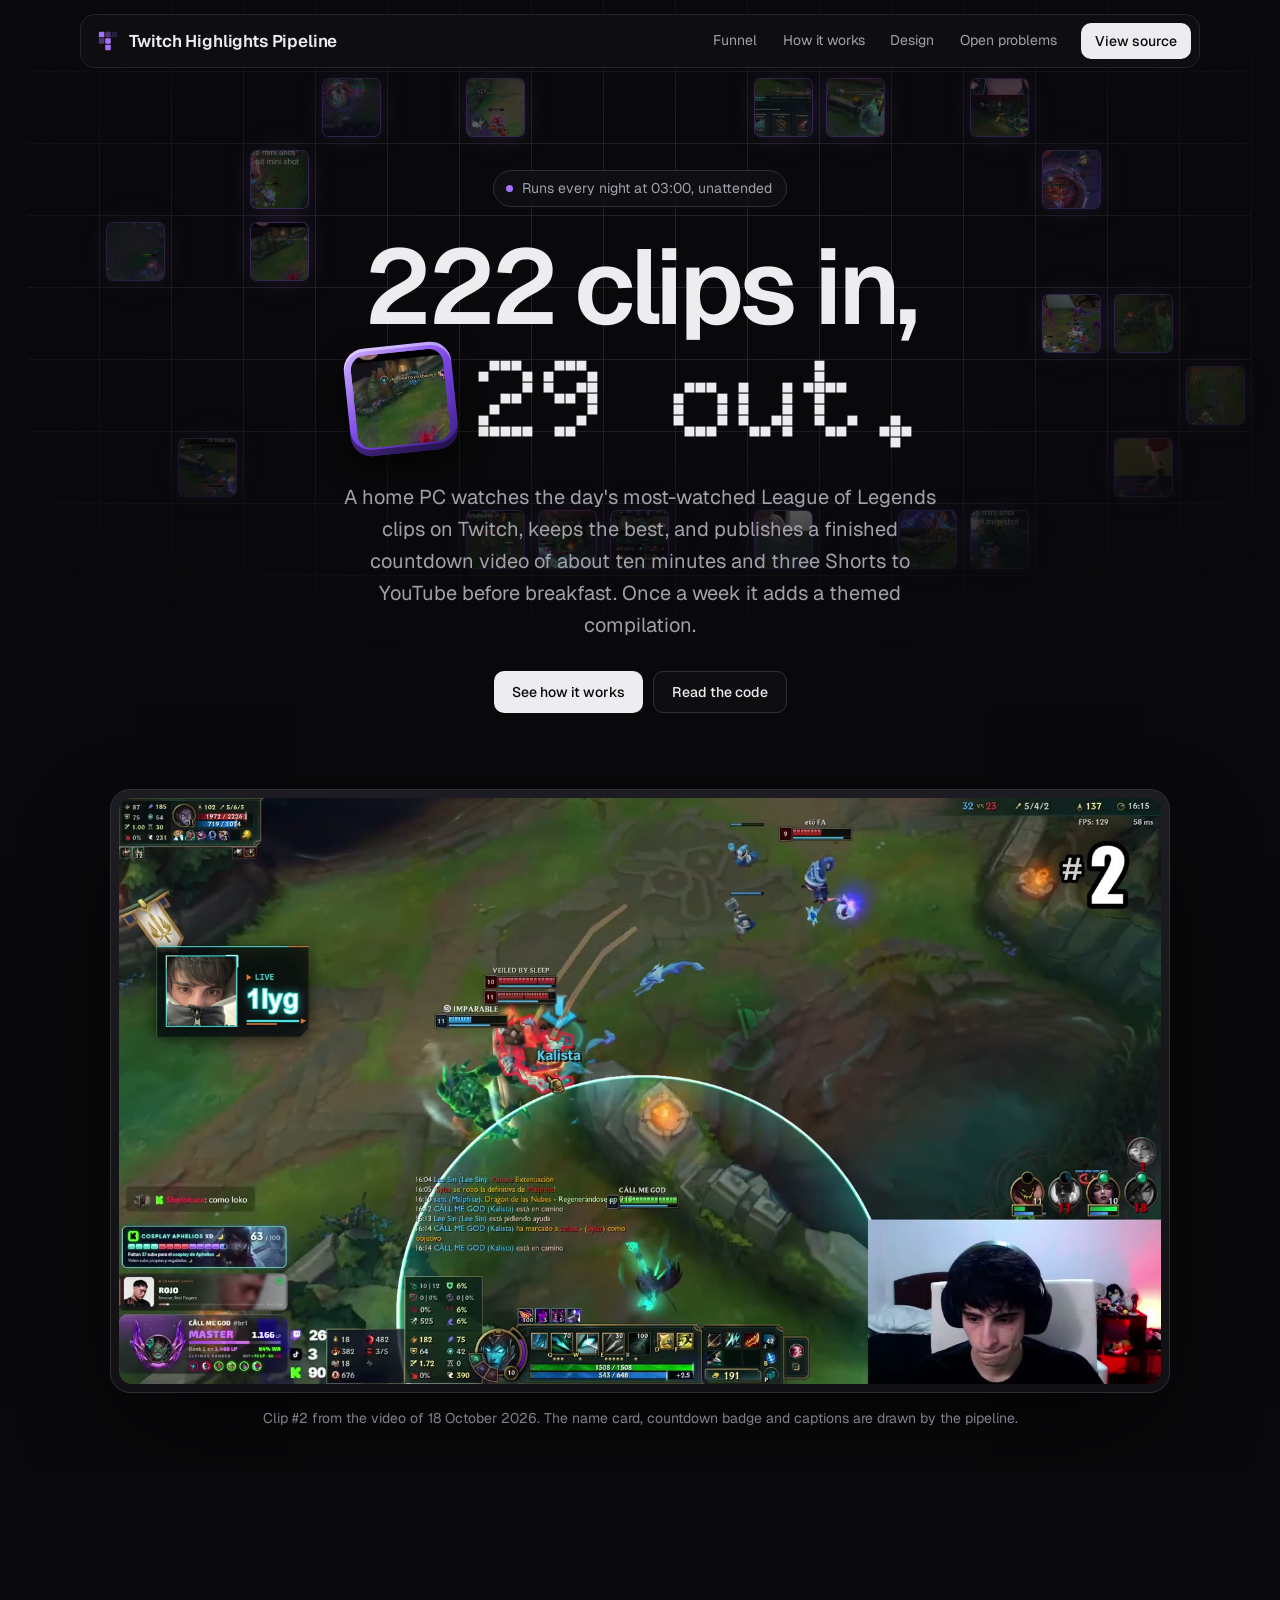
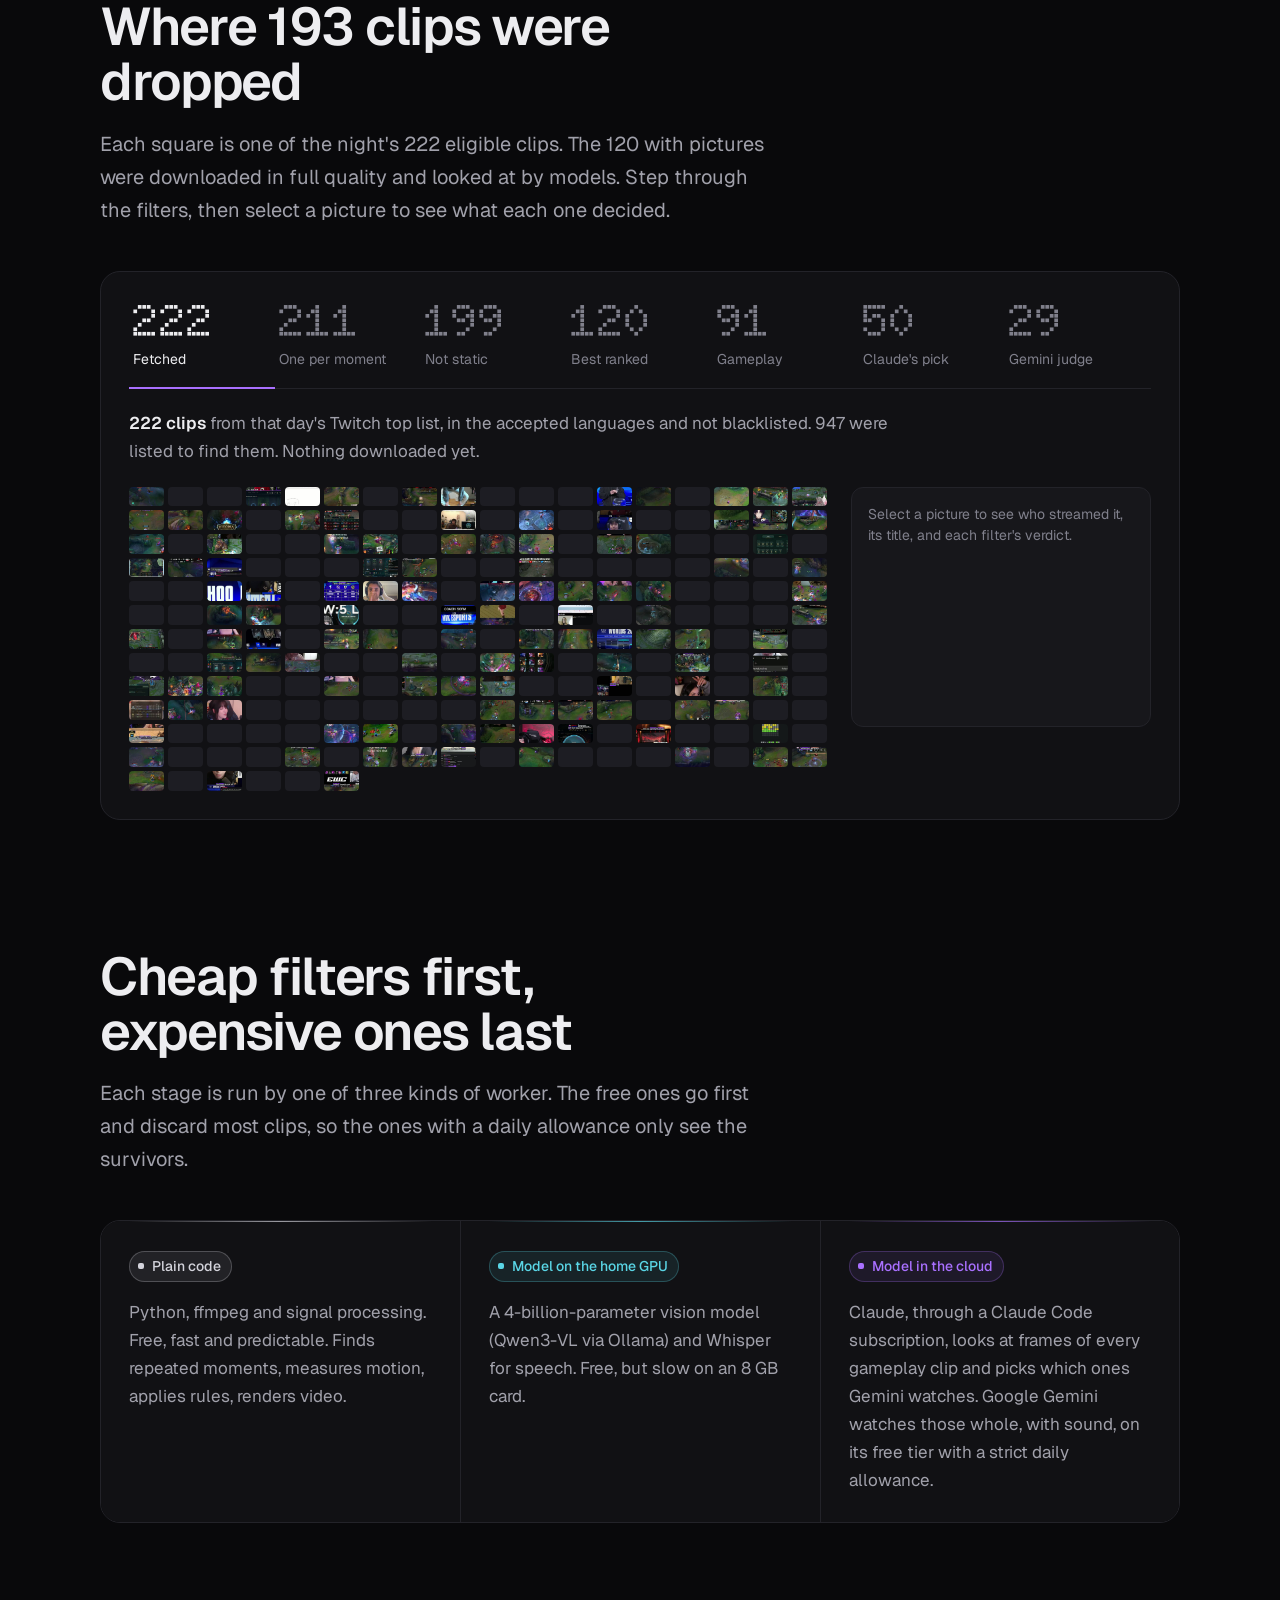
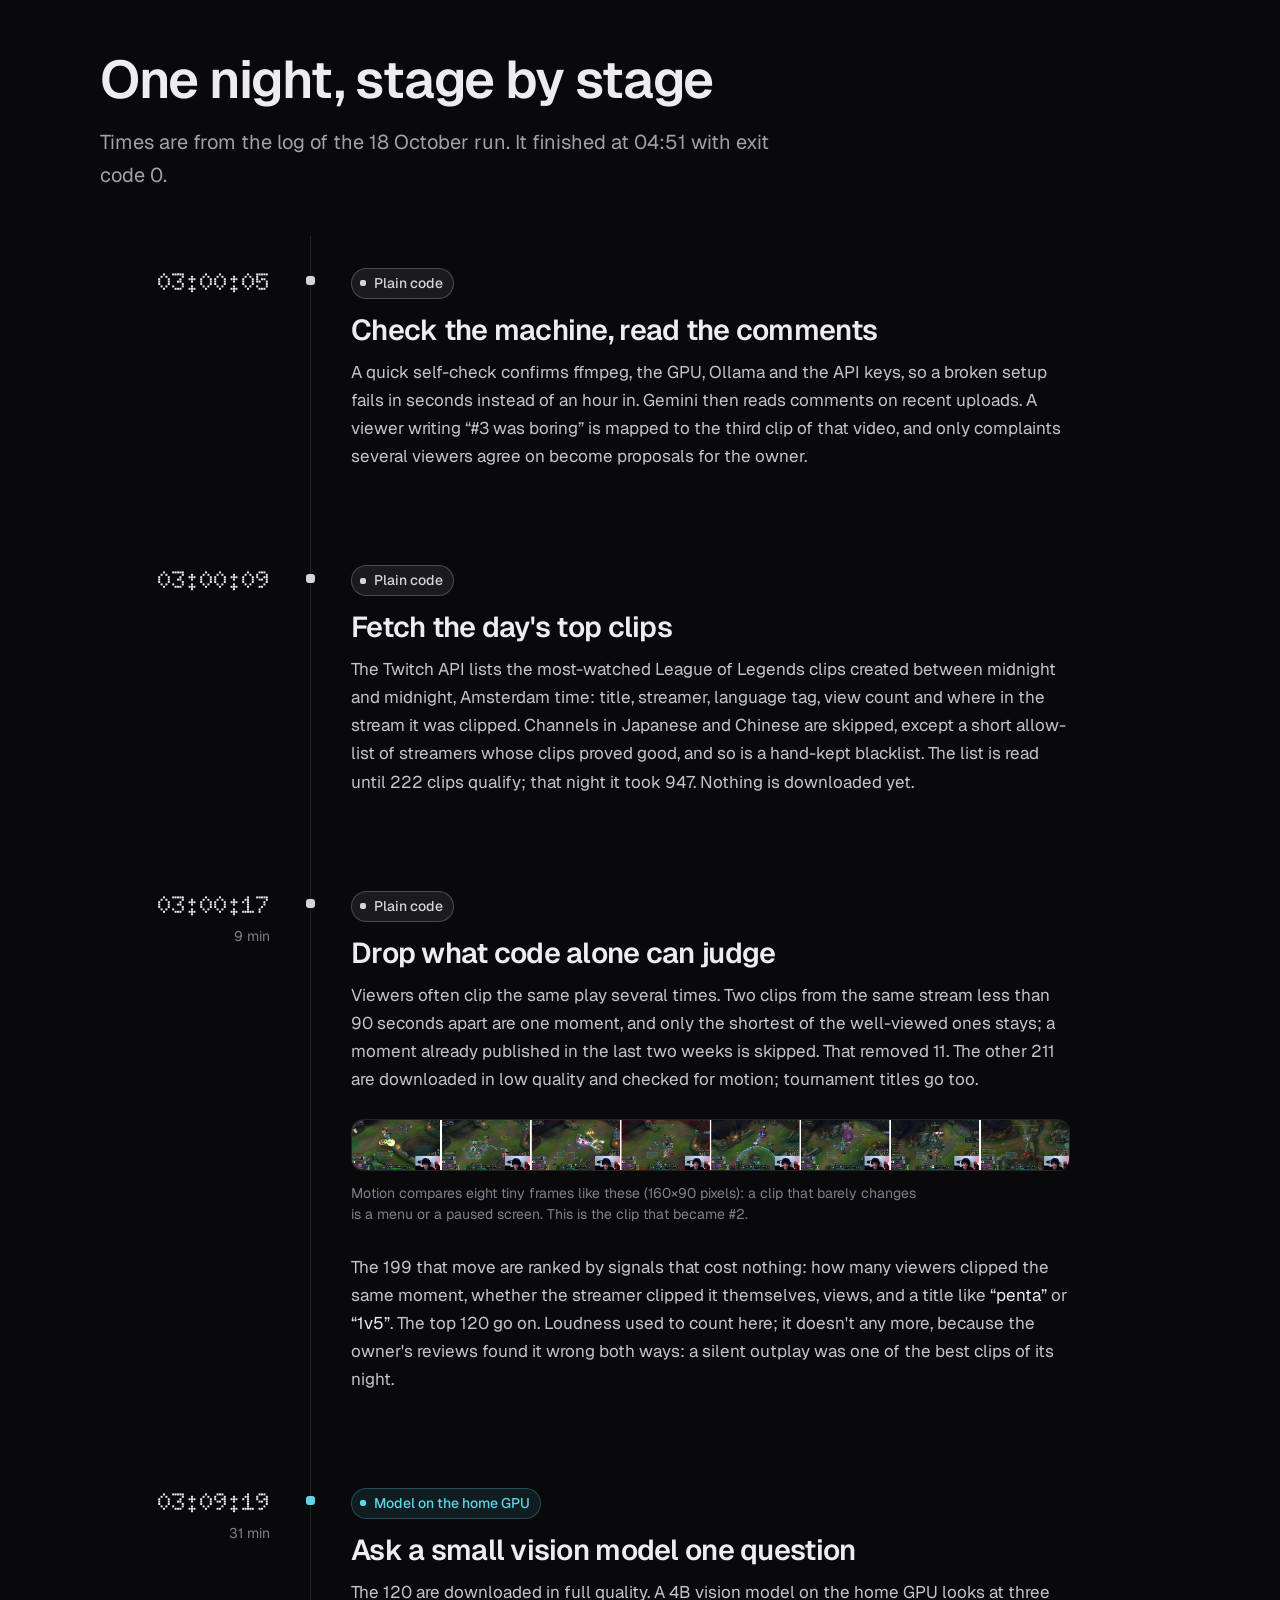
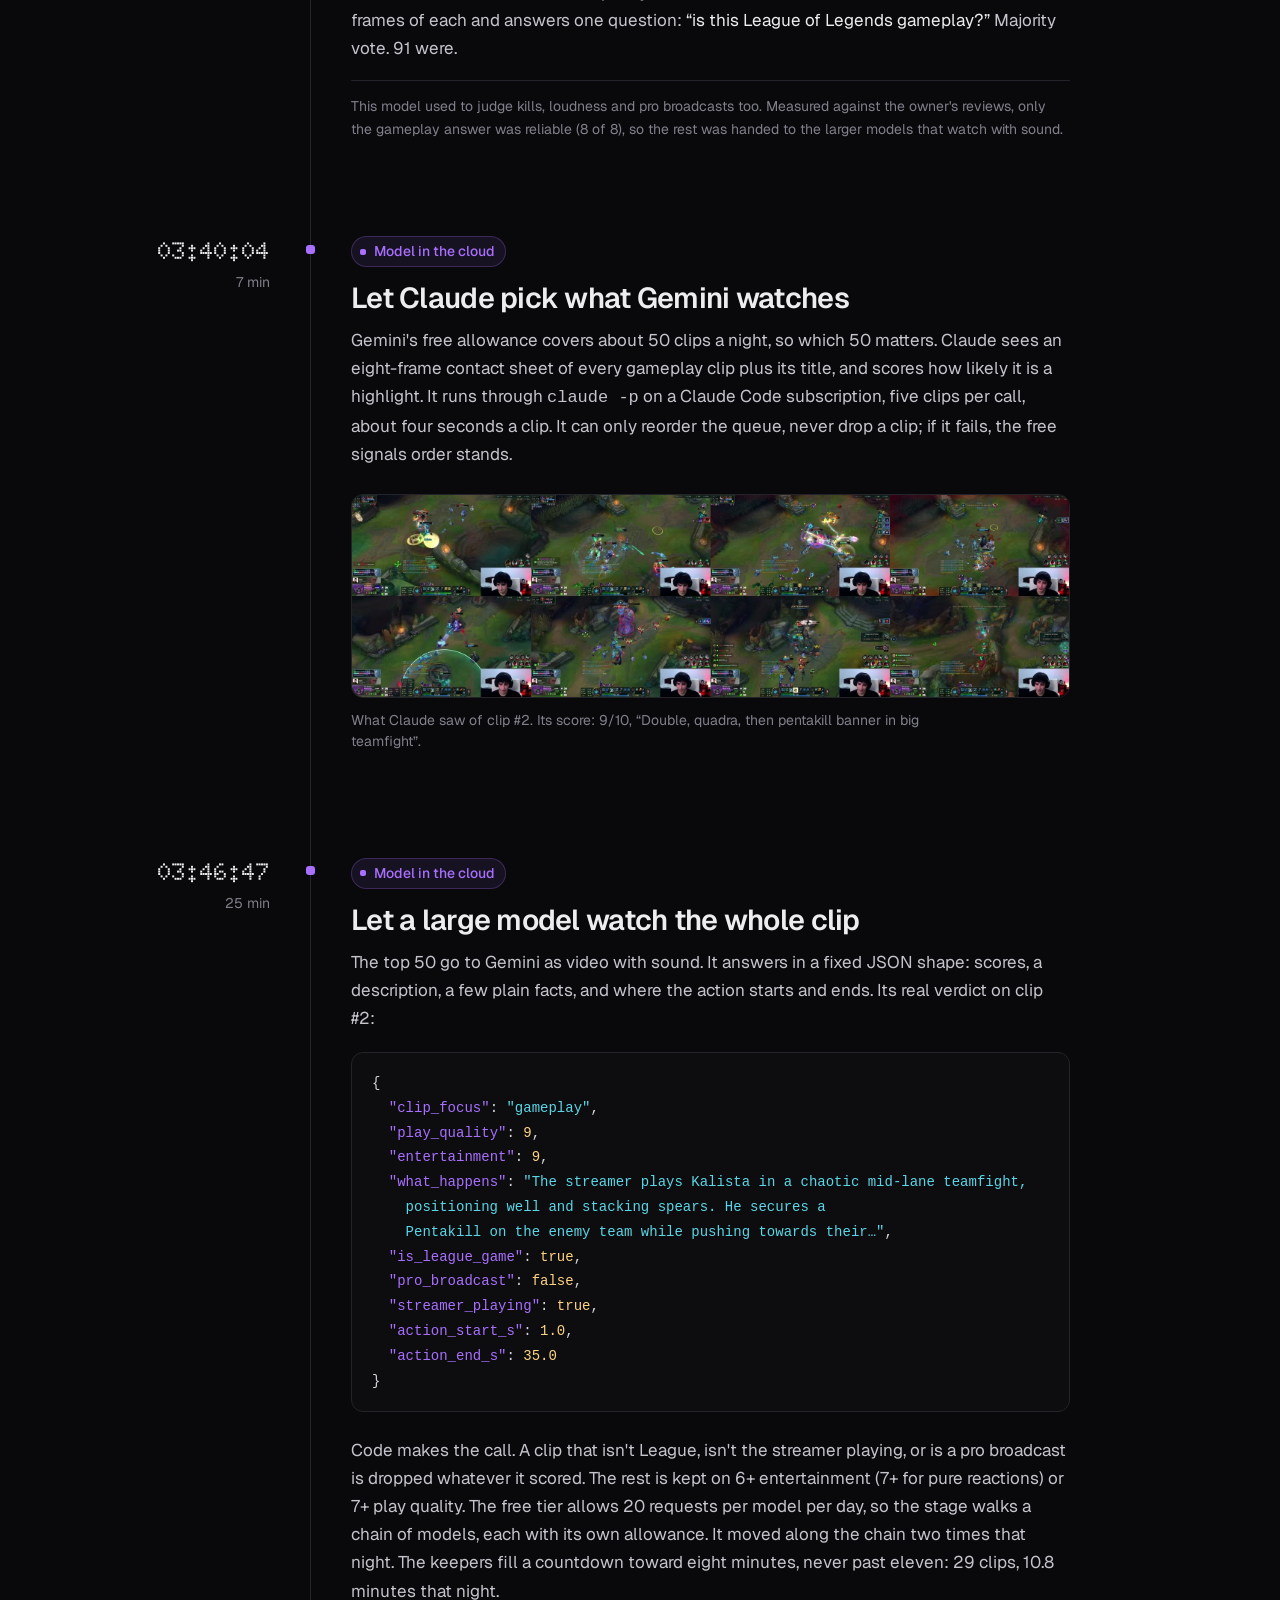
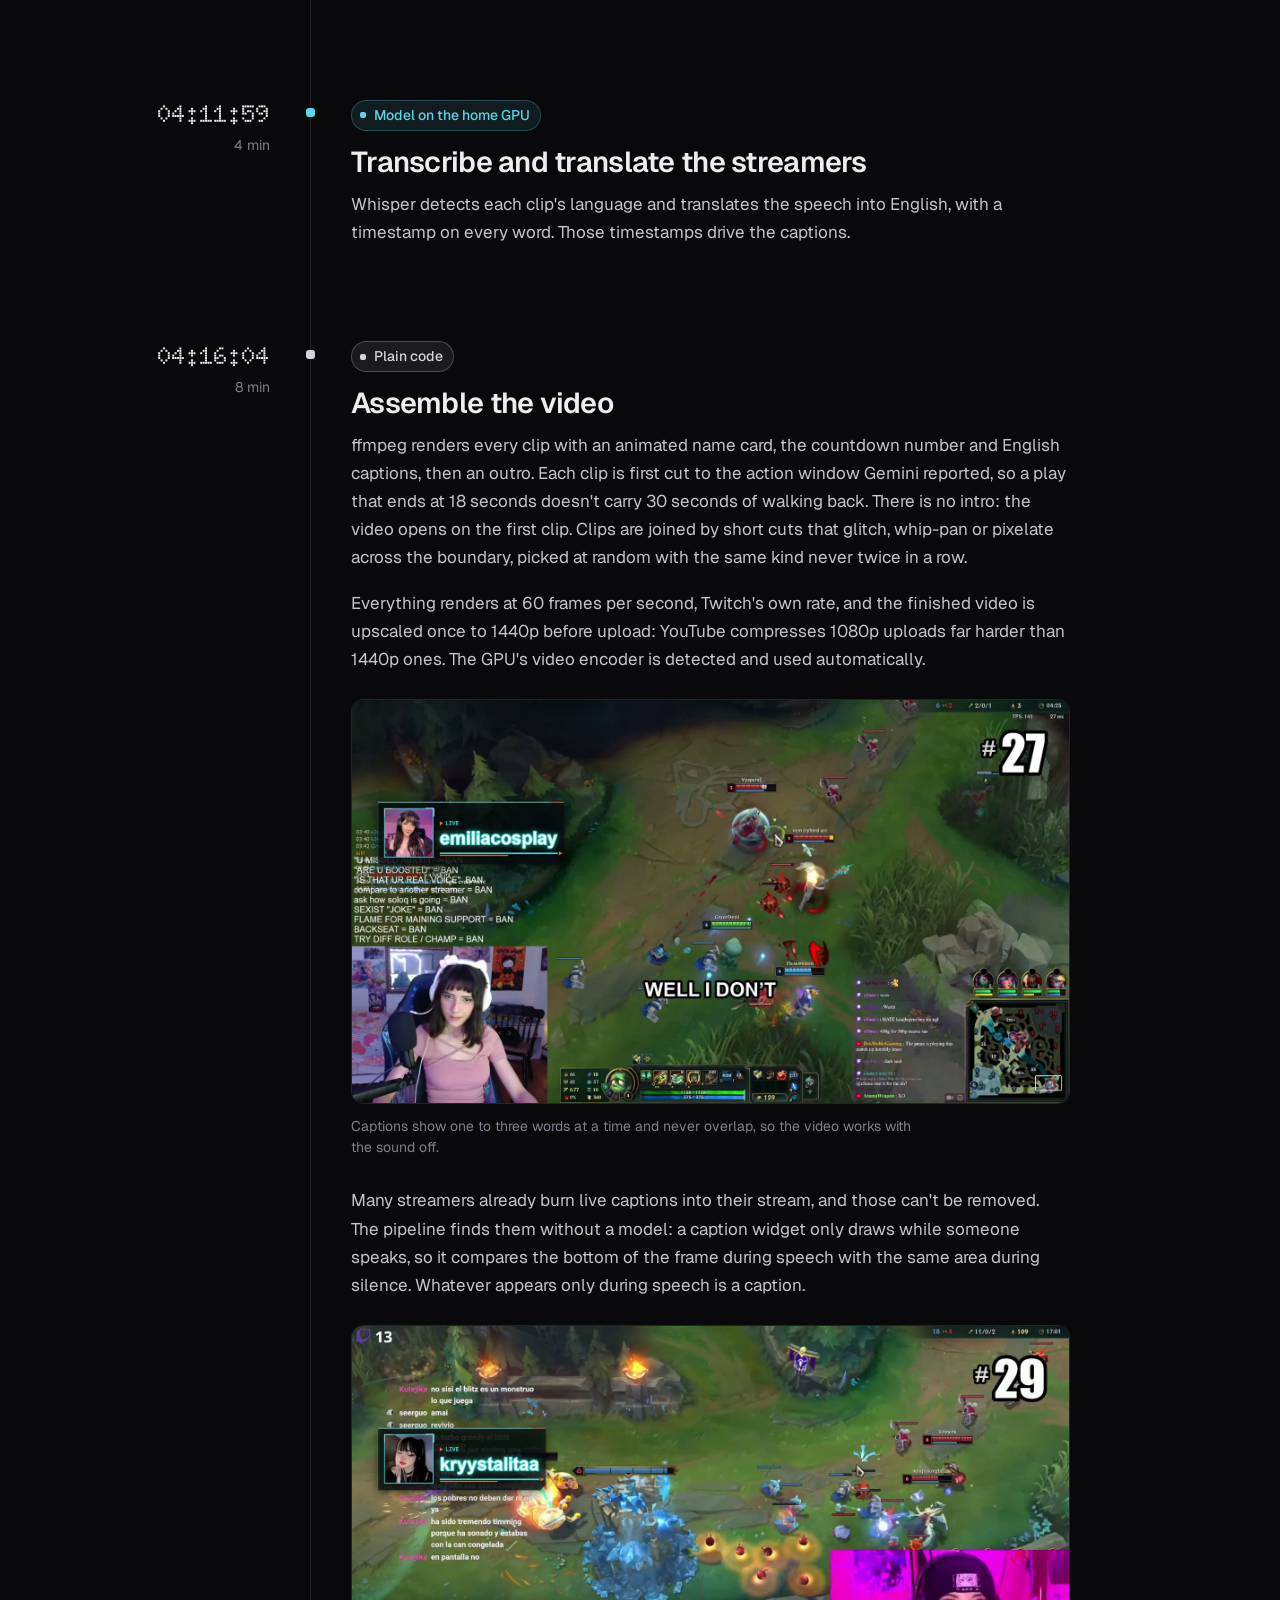
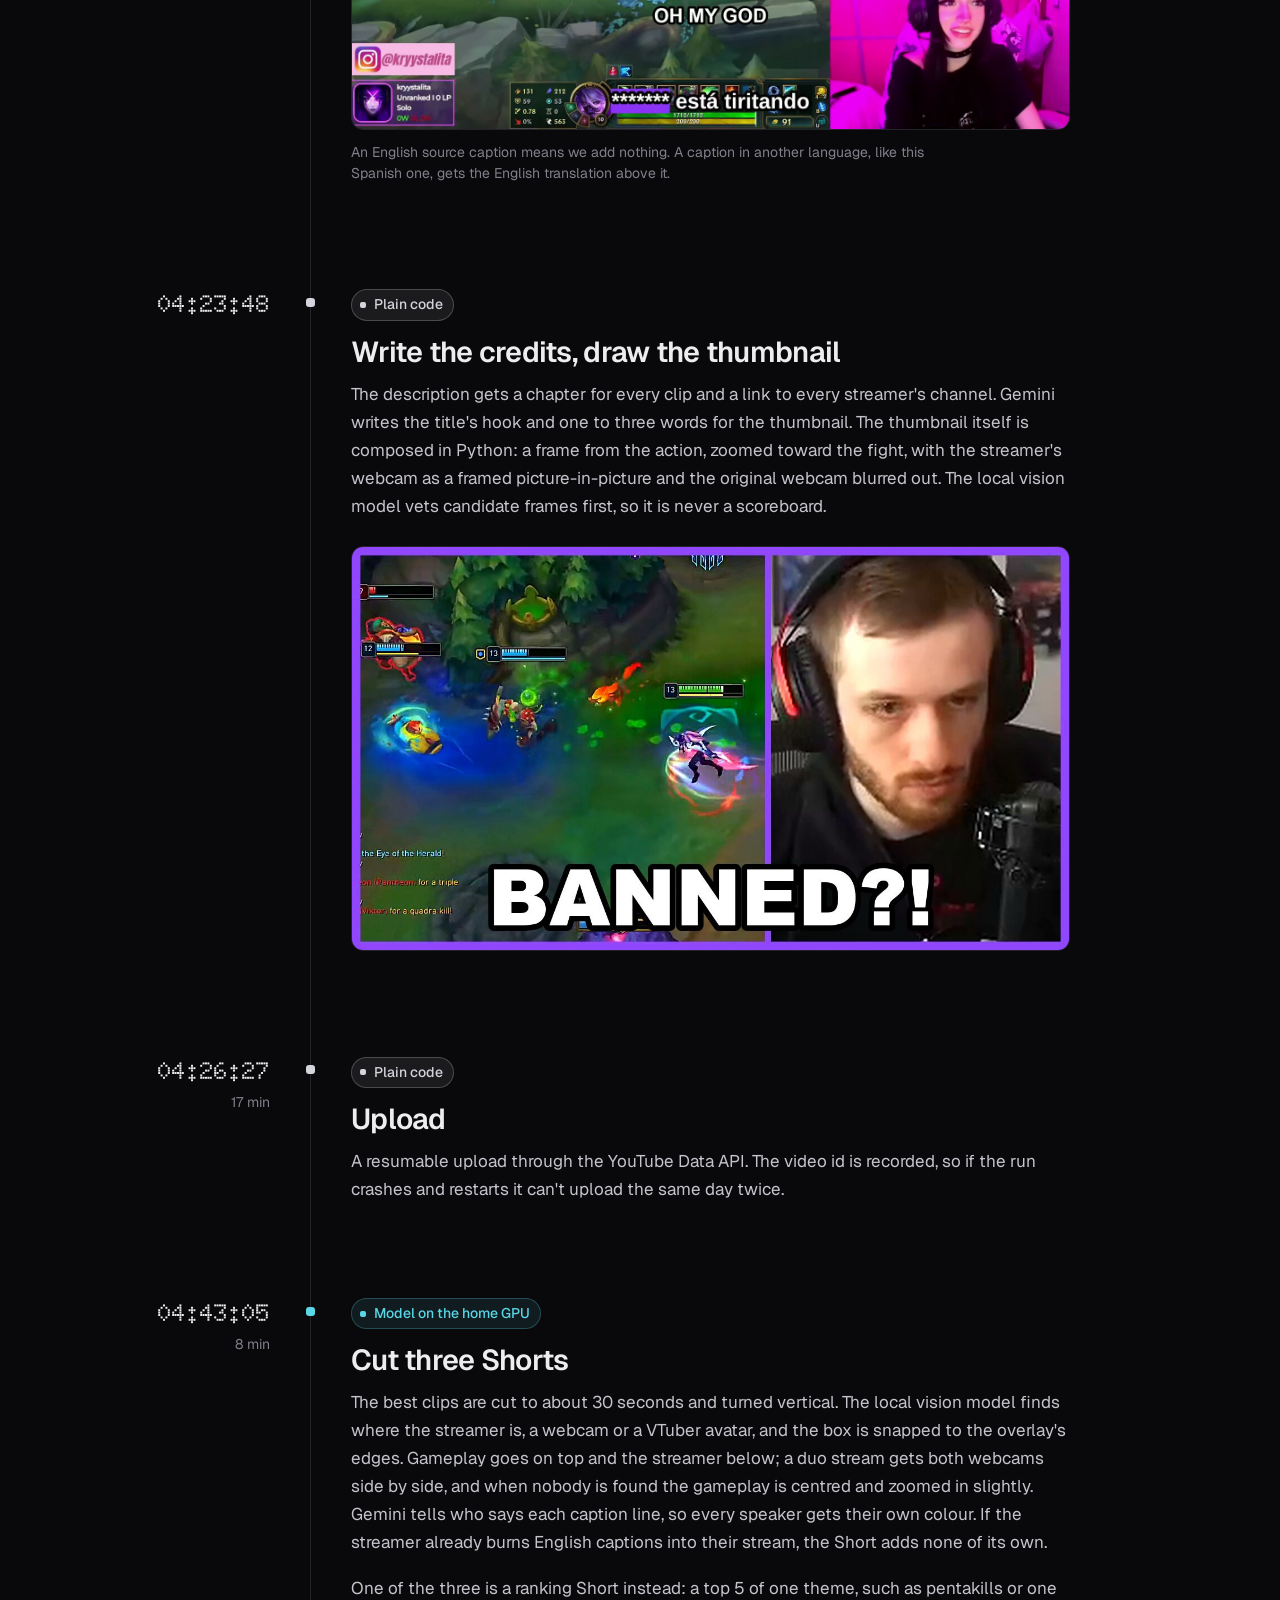
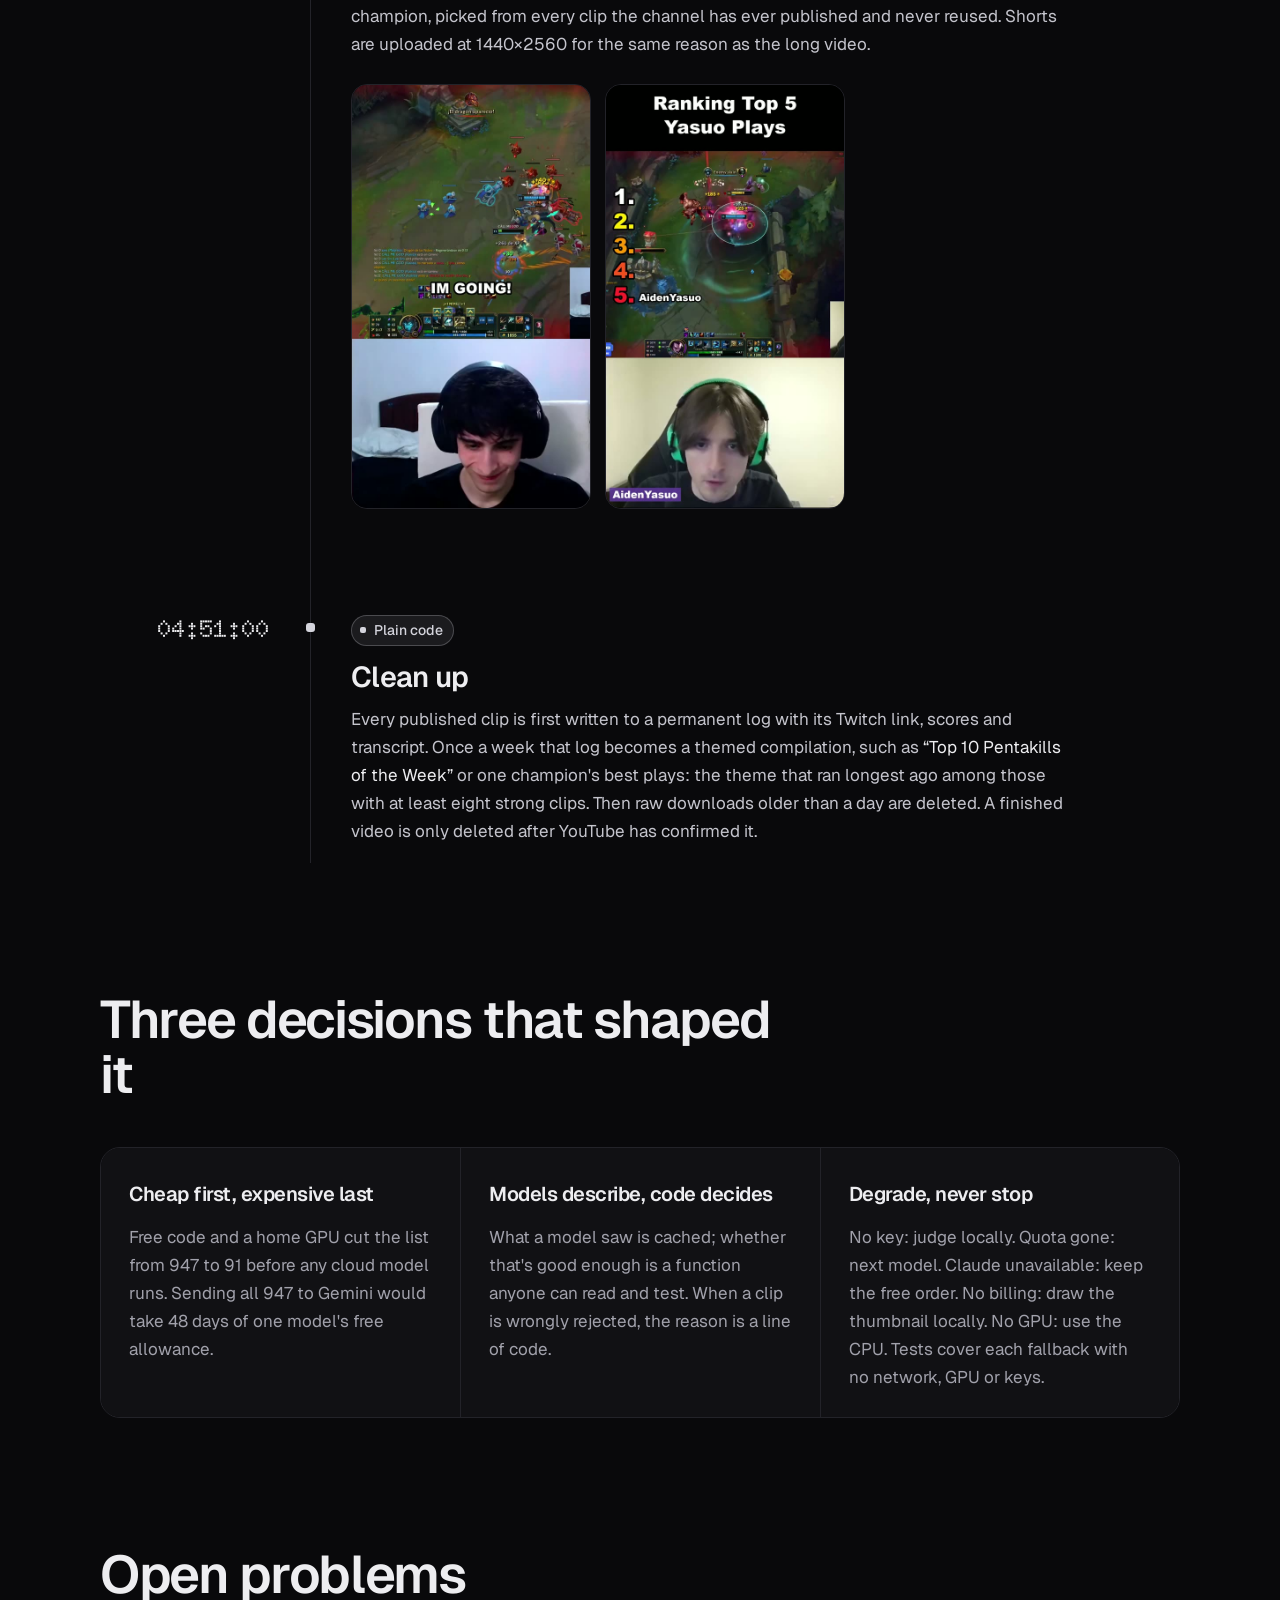
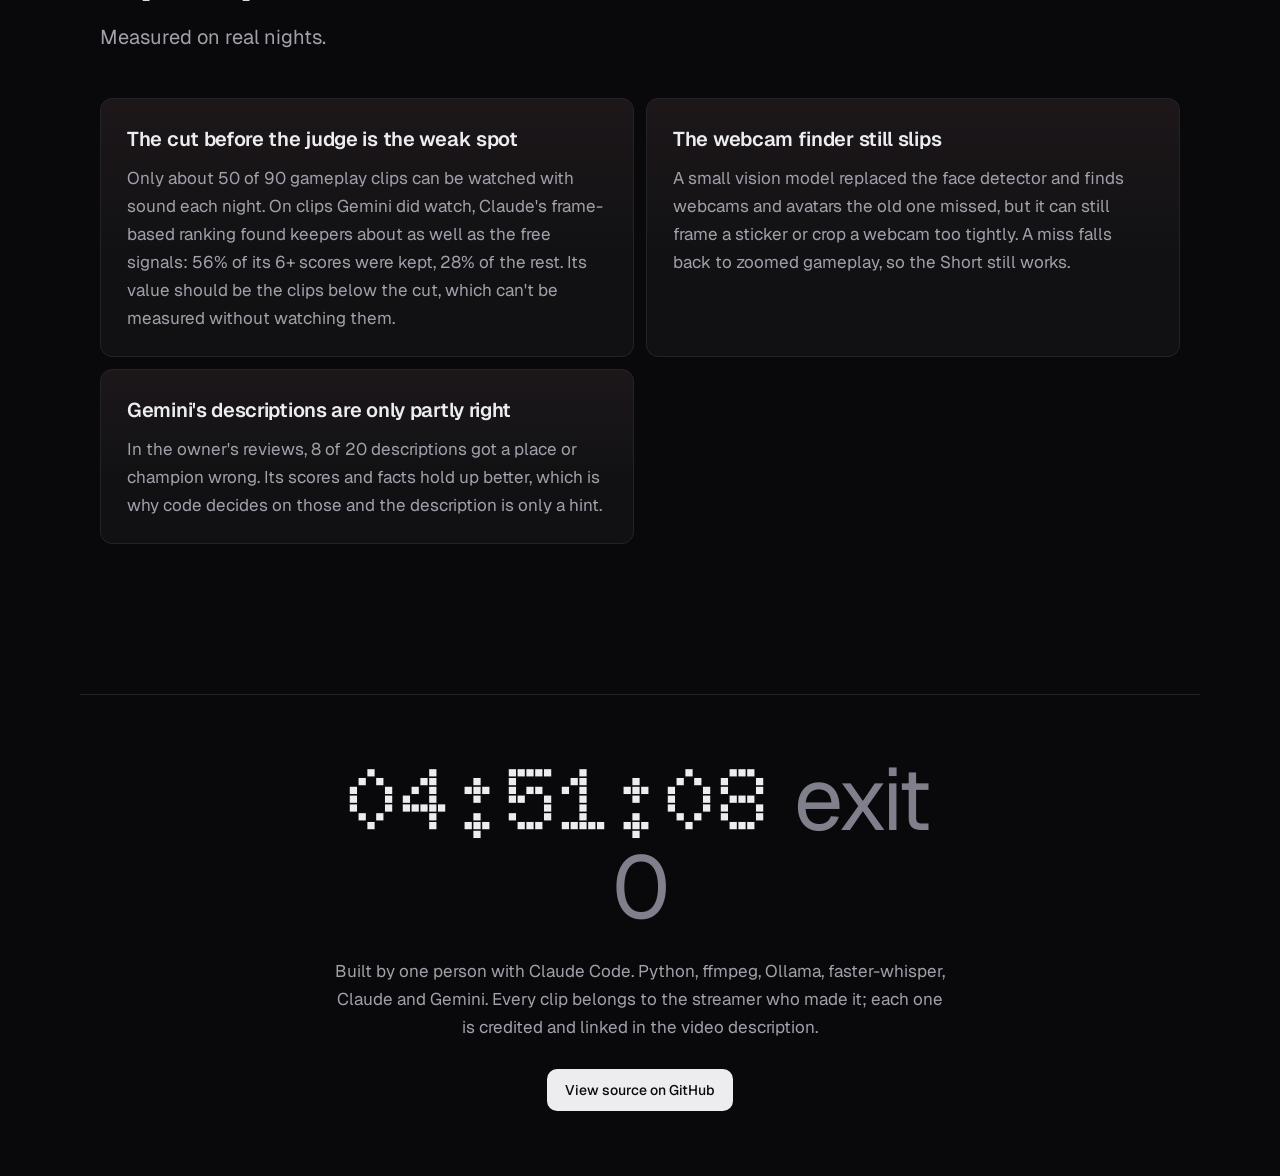
<file: site/index.html>
<!doctype html>
<html lang="en">
<head>
<meta charset="utf-8">
<meta name="viewport" content="width=device-width, initial-scale=1">
<title>Twitch Highlights Pipeline</title>
<meta name="description" content="An unattended pipeline that watches the day's top League of Legends clips on Twitch, keeps the best, and publishes a finished video and Shorts to YouTube. How it works, stage by stage.">
<meta name="theme-color" content="#09090b">
<link rel="preconnect" href="https://fonts.googleapis.com">
<link rel="preconnect" href="https://fonts.gstatic.com" crossorigin>
<link href="https://fonts.googleapis.com/css2?family=Geist:wght@300..700&family=Geist+Mono:wght@400;500&family=Doto:wght@600;800;900&display=swap" rel="stylesheet">
<link rel="stylesheet" href="style.css">
<link rel="icon" href="data:image/svg+xml,%3Csvg xmlns='http://www.w3.org/2000/svg' viewBox='0 0 32 32'%3E%3Crect width='32' height='32' rx='8' fill='%2309090b'/%3E%3Cg fill='%23a970ff'%3E%3Crect x='7' y='7' width='5' height='5'/%3E%3Crect x='14' y='7' width='5' height='5' opacity='.45'/%3E%3Crect x='21' y='7' width='5' height='5' opacity='.2'/%3E%3Crect x='7' y='14' width='5' height='5' opacity='.45'/%3E%3Crect x='14' y='14' width='5' height='5'/%3E%3Crect x='14' y='21' width='5' height='5'/%3E%3C/g%3E%3C/svg%3E">
</head>
<body>

<header class="nav">
  <a class="logo" href="#top" aria-label="Twitch Highlights Pipeline, back to top">
    <svg viewBox="0 0 24 24" aria-hidden="true"><g fill="currentColor"><rect x="2" y="2" width="6" height="6" rx="1"/><rect x="9" y="2" width="6" height="6" rx="1" opacity=".4"/><rect x="16" y="2" width="6" height="6" rx="1" opacity=".18"/><rect x="2" y="9" width="6" height="6" rx="1" opacity=".4"/><rect x="9" y="9" width="6" height="6" rx="1"/><rect x="9" y="16" width="6" height="6" rx="1"/></g></svg>
    <span>Twitch Highlights Pipeline</span>
  </a>
  <nav aria-label="Sections">
    <a href="#funnel">Funnel</a>
    <a href="#stages">How it works</a>
    <a href="#ideas">Design</a>
    <a href="#limits">Open problems</a>
  </nav>
  <a class="btn btn-light" href="https://github.com/Kemonoo/lol-highlights-pipeline">View source</a>
</header>

<main id="top">

<section class="hero">
  <div class="hero-grid" id="hero-grid" aria-hidden="true"></div>
  <div class="hero-inner">
    <p class="kicker"><span class="dot"></span>Runs every night at 03:00, unattended</p>
    <h1>
      <span class="l1"><span data-n="fetched">222</span> clips in,</span>
      <span class="l2"><span class="keycap" aria-hidden="true"><img src="assets/keycap.jpg" alt=""></span><span class="pix"><span data-n="final">29</span> out.</span></span>
    </h1>
    <p class="lede">A home PC watches the day's most-watched League of Legends clips on Twitch, keeps the best, and publishes a finished countdown video of about ten minutes and three Shorts to YouTube before breakfast. Once a week it adds a themed compilation.</p>
    <div class="cta">
      <a class="btn btn-light" href="#stages">See how it works</a>
      <a class="btn btn-ghost" href="https://github.com/Kemonoo/lol-highlights-pipeline">Read the code</a>
    </div>
  </div>
  <figure class="hero-media">
    <div class="frame">
      <video src="assets/hero.mp4" poster="assets/hero.jpg" autoplay muted loop playsinline aria-label="Nine seconds of the finished video, with the streamer's name card and countdown badge drawn by the pipeline."></video>
    </div>
    <figcaption>Clip #<span data-n="hero_rank">2</span> from the video of <span data-n="date_long">18 October 2026</span>. The name card, countdown badge and captions are drawn by the pipeline.</figcaption>
  </figure>
</section>

<section id="funnel" class="section funnel" aria-labelledby="funnel-h">
  <div class="head">
    <h2 id="funnel-h">Where <span data-n="dropped_total">193</span> clips were dropped</h2>
    <p>Each square is one of the night's <span data-n="fetched">222</span> eligible clips. The <span data-n="kept">120</span> with pictures were downloaded in full quality and looked at by models. Step through the filters, then select a picture to see what each one decided.</p>
  </div>

  <div class="panel funnel-panel">
    <ol class="steps" role="tablist" aria-label="Filter steps">
      <li><button role="tab" data-step="0" aria-selected="true"><b data-n="fetched">222</b><span>Fetched</span></button></li>
      <li><button role="tab" data-step="1"><b data-n="moments">211</b><span>One per moment</span></button></li>
      <li><button role="tab" data-step="2"><b data-n="passed">199</b><span>Not static</span></button></li>
      <li><button role="tab" data-step="3"><b data-n="kept">120</b><span>Best ranked</span></button></li>
      <li><button role="tab" data-step="4"><b data-n="gameplay">91</b><span>Gameplay</span></button></li>
      <li><button role="tab" data-step="5"><b data-n="judged">50</b><span>Claude's pick</span></button></li>
      <li><button role="tab" data-step="6"><b data-n="final">29</b><span>Gemini judge</span></button></li>
    </ol>
    <p class="step-note" id="step-note" aria-live="polite"></p>
    <div class="grid-wrap">
      <div class="grid" id="grid" aria-label="Clips"></div>
      <aside class="detail" id="detail" aria-live="polite">
        <p class="detail-empty">Select a picture to see who streamed it, its title, and each filter's verdict.</p>
      </aside>
    </div>
  </div>
</section>

<section class="section workers-sec" aria-labelledby="workers-h">
  <div class="head">
    <h2 id="workers-h">Cheap filters first, expensive ones last</h2>
    <p>Each stage is run by one of three kinds of worker. The free ones go first and discard most clips, so the ones with a daily allowance only see the survivors.</p>
  </div>
  <ul class="workers">
    <li class="w-code">
      <span class="tag">Plain code</span>
      <p>Python, ffmpeg and signal processing. Free, fast and predictable. Finds repeated moments, measures motion, applies rules, renders video.</p>
    </li>
    <li class="w-local">
      <span class="tag">Model on the home GPU</span>
      <p>A 4-billion-parameter vision model (Qwen3-VL via Ollama) and Whisper for speech. Free, but slow on an 8&nbsp;GB card.</p>
    </li>
    <li class="w-cloud">
      <span class="tag">Model in the cloud</span>
      <p>Claude, through a Claude Code subscription, looks at frames of every gameplay clip and picks which ones Gemini watches. Google Gemini watches those whole, with sound, on its free tier with a strict daily allowance.</p>
    </li>
  </ul>
</section>

<section id="stages" class="section stages" aria-labelledby="stages-h">
  <div class="head">
    <h2 id="stages-h">One night, stage by stage</h2>
    <p>Times are from the log of the <span data-n="date_short">18 October</span> run. It finished at <span data-n="finish_hm">04:51</span> with exit code <span data-n="exit">0</span>.</p>
  </div>

  <ol class="timeline">

  <li class="stage w-code">
    <div class="when"><time data-n="t_doctor">03:00:05</time></div>
    <div class="what">
      <span class="tag">Plain code</span>
      <h3>Check the machine, read the comments</h3>
      <p>A quick self-check confirms ffmpeg, the GPU, Ollama and the API keys, so a broken setup fails in seconds instead of an hour in. Gemini then reads comments on recent uploads. A viewer writing “#3 was boring” is mapped to the third clip of that video, and only complaints several viewers agree on become proposals for the owner.</p>
    </div>
  </li>

  <li class="stage w-code">
    <div class="when"><time data-n="t_fetch">03:00:09</time></div>
    <div class="what">
      <span class="tag">Plain code</span>
      <h3>Fetch the day's top clips</h3>
      <p>The Twitch API lists the most-watched League of Legends clips created between midnight and midnight, Amsterdam time: title, streamer, language tag, view count and where in the stream it was clipped. Channels in Japanese and Chinese are skipped, except a short allow-list of streamers whose clips proved good, and so is a hand-kept blacklist. The list is read until <span data-n="fetched">222</span> clips qualify; that night it took <span data-n="listed">947</span>. Nothing is downloaded yet.</p>
    </div>
  </li>

  <li class="stage w-code">
    <div class="when"><time data-n="t_prefilter">03:00:17</time><span class="took" data-n="d_prefilter">9 min</span></div>
    <div class="what">
      <span class="tag">Plain code</span>
      <h3>Drop what code alone can judge</h3>
      <p>Viewers often clip the same play several times. Two clips from the same stream less than 90 seconds apart are one moment, and only the shortest of the well-viewed ones stays; a moment already published in the last two weeks is skipped. That removed <span data-n="drop_moment">11</span>. The other <span data-n="moments">211</span> are downloaded in low quality and checked for motion; tournament titles go too.</p>
      <figure class="media">
        <img src="assets/filmstrip.jpg" width="2602" height="180" loading="lazy" alt="Eight small frames sampled evenly across one clip.">
        <figcaption>Motion compares eight tiny frames like these (160×90 pixels): a clip that barely changes is a menu or a paused screen. This is the clip that became #<span data-n="hero_rank">2</span>.</figcaption>
      </figure>
      <p>The <span data-n="passed">199</span> that move are ranked by signals that cost nothing: how many viewers clipped the same moment, whether the streamer clipped it themselves, views, and a title like <q>penta</q> or <q>1v5</q>. The top <span data-n="kept">120</span> go on. Loudness used to count here; it doesn't any more, because the owner's reviews found it wrong both ways: a silent outplay was one of the best clips of its night.</p>
    </div>
  </li>

  <li class="stage w-local">
    <div class="when"><time data-n="t_vlm_filter">03:09:19</time><span class="took" data-n="d_vlm_filter">31 min</span></div>
    <div class="what">
      <span class="tag">Model on the home GPU</span>
      <h3>Ask a small vision model one question</h3>
      <p>The <span data-n="kept">120</span> are downloaded in full quality. A 4B vision model on the home GPU looks at three frames of each and answers one question: <q>is this League of Legends gameplay?</q> Majority vote. <span data-n="gameplay">91</span> were.</p>
      <p class="note">This model used to judge kills, loudness and pro broadcasts too. Measured against the owner's reviews, only the gameplay answer was reliable (8 of 8), so the rest was handed to the larger models that watch with sound.</p>
    </div>
  </li>

  <li class="stage w-cloud">
    <div class="when"><time data-n="t_prescreen">03:40:04</time><span class="took" data-n="d_prescreen">7 min</span></div>
    <div class="what">
      <span class="tag">Model in the cloud</span>
      <h3>Let Claude pick what Gemini watches</h3>
      <p>Gemini's free allowance covers about 50 clips a night, so which 50 matters. Claude sees an eight-frame contact sheet of every gameplay clip plus its title, and scores how likely it is a highlight. It runs through <code>claude -p</code> on a Claude Code subscription, five clips per call, about four seconds a clip. It can only reorder the queue, never drop a clip; if it fails, the free signals order stands.</p>
      <figure class="media">
        <img src="assets/sheet.jpg" width="1920" height="540" loading="lazy" alt="Eight frames of one clip tiled four by two, as Claude saw them.">
        <figcaption>What Claude saw of clip #<span data-n="hero_rank">2</span>. Its score: <span data-n="hero_claude">9</span>/10, “<span data-n="hero_claude_note">Double, quadra, then pentakill banner in big teamfight</span>”.</figcaption>
      </figure>
    </div>
  </li>

  <li class="stage w-cloud">
    <div class="when"><time data-n="t_api_judge">03:46:47</time><span class="took" data-n="d_api_judge">25 min</span></div>
    <div class="what">
      <span class="tag">Model in the cloud</span>
      <h3>Let a large model watch the whole clip</h3>
      <p>The top <span data-n="judged">50</span> go to Gemini as video with sound. It answers in a fixed JSON shape: scores, a description, a few plain facts, and where the action starts and ends. Its real verdict on clip #<span data-n="hero_rank">2</span>:</p>
<pre class="code"><code data-n="verdict_html">{
  <span class="p">"clip_focus"</span>: <span class="s">"gameplay"</span>,
  <span class="p">"play_quality"</span>: <span class="n">9</span>,
  <span class="p">"entertainment"</span>: <span class="n">9</span>,
  <span class="p">"what_happens"</span>: <span class="s">"The streamer plays Kalista in a chaotic mid-lane teamfight,
    positioning well and stacking spears. He secures a
    Pentakill on the enemy team while pushing towards their…"</span>,
  <span class="p">"is_league_game"</span>: <span class="n">true</span>,
  <span class="p">"pro_broadcast"</span>: <span class="n">false</span>,
  <span class="p">"streamer_playing"</span>: <span class="n">true</span>,
  <span class="p">"action_start_s"</span>: <span class="n">1.0</span>,
  <span class="p">"action_end_s"</span>: <span class="n">35.0</span>
}</code></pre>
      <p>Code makes the call. A clip that isn't League, isn't the streamer playing, or is a pro broadcast is dropped whatever it scored. The rest is kept on 6+ entertainment (7+ for pure reactions) or 7+ play quality. The free tier allows 20 requests per model per day, so the stage walks a chain of models, each with its own allowance.<span data-n="judge_switch"> It moved along the chain two times that night.</span> The keepers fill a countdown toward eight minutes, never past eleven: <span data-n="final">29</span> clips, <span data-n="minutes">10.8</span> minutes that night.</p>
    </div>
  </li>

  <li class="stage w-local">
    <div class="when"><time data-n="t_transcribe">04:11:59</time><span class="took" data-n="d_transcribe">4 min</span></div>
    <div class="what">
      <span class="tag">Model on the home GPU</span>
      <h3>Transcribe and translate the streamers</h3>
      <p>Whisper detects each clip's language and translates the speech into English, with a timestamp on every word. Those timestamps drive the captions.</p>
    </div>
  </li>

  <li class="stage w-code">
    <div class="when"><time data-n="t_assemble">04:16:04</time><span class="took" data-n="d_assemble">8 min</span></div>
    <div class="what">
      <span class="tag">Plain code</span>
      <h3>Assemble the video</h3>
      <p>ffmpeg renders every clip with an animated name card, the countdown number and English captions, then an outro. Each clip is first cut to the action window Gemini reported, so a play that ends at 18 seconds doesn't carry 30 seconds of walking back. There is no intro: the video opens on the first clip. Clips are joined by short cuts that glitch, whip-pan or pixelate across the boundary, picked at random with the same kind never twice in a row.</p>
      <p>Everything renders at 60 frames per second, Twitch's own rate, and the finished video is upscaled once to 1440p before upload: YouTube compresses 1080p uploads far harder than 1440p ones. The GPU's video encoder is detected and used automatically.</p>
      <figure class="media">
        <img src="assets/caption_en.jpg" width="1600" height="900" loading="lazy" alt="A clip from the video with the streamer's name card and the pipeline's English caption.">
        <figcaption>Captions show one to three words at a time and never overlap, so the video works with the sound off.</figcaption>
      </figure>
      <p>Many streamers already burn live captions into their stream, and those can't be removed. The pipeline finds them without a model: a caption widget only draws while someone speaks, so it compares the bottom of the frame during speech with the same area during silence. Whatever appears only during speech is a caption.</p>
      <figure class="media">
        <img src="assets/caption_translate.jpg" width="1600" height="900" loading="lazy" alt="A streamer's own foreign-language caption at the bottom, with the pipeline's English translation above it.">
        <figcaption>An English source caption means we add nothing. A caption in another language, like this <span data-n="tr_lang">Spanish</span> one, gets the English translation above it.</figcaption>
      </figure>
    </div>
  </li>

  <li class="stage w-code">
    <div class="when"><time data-n="t_credits">04:23:48</time></div>
    <div class="what">
      <span class="tag">Plain code</span>
      <h3>Write the credits, draw the thumbnail</h3>
      <p>The description gets a chapter for every clip and a link to every streamer's channel. Gemini writes the title's hook and one to three words for the thumbnail. The thumbnail itself is composed in Python: a frame from the action, zoomed toward the fight, with the streamer's webcam as a framed picture-in-picture and the original webcam blurred out. The local vision model vets candidate frames first, so it is never a scoreboard.</p>
      <figure class="media">
        <img src="assets/thumb_1.jpg" width="1280" height="720" loading="lazy" alt="The night's thumbnail: a gameplay frame, the streamer's webcam in a white frame, and a short hook in yellow.">
      </figure>
    </div>
  </li>

  <li class="stage w-code">
    <div class="when"><time data-n="t_upload">04:26:27</time><span class="took" data-n="d_upload">17 min</span></div>
    <div class="what">
      <span class="tag">Plain code</span>
      <h3>Upload</h3>
      <p>A resumable upload through the YouTube Data API. The video id is recorded, so if the run crashes and restarts it can't upload the same day twice.</p>
    </div>
  </li>

  <li class="stage w-local">
    <div class="when"><time data-n="t_shorts">04:43:05</time><span class="took" data-n="d_shorts">8 min</span></div>
    <div class="what">
      <span class="tag">Model on the home GPU</span>
      <h3>Cut three Shorts</h3>
      <p>The best clips are cut to about 30 seconds and turned vertical. The local vision model finds where the streamer is, a webcam or a VTuber avatar, and the box is snapped to the overlay's edges. Gameplay goes on top and the streamer below; a duo stream gets both webcams side by side, and when nobody is found the gameplay is centred and zoomed in slightly. Gemini tells who says each caption line, so every speaker gets their own colour. If the streamer already burns English captions into their stream, the Short adds none of its own.</p>
      <p>One of the three is a ranking Short instead: a top 5 of one theme, such as pentakills or one champion, picked from every clip the channel has ever published and never reused. Shorts are uploaded at 1440×2560 for the same reason as the long video.</p>
      <figure class="media shorts">
        <img src="assets/short_1.jpg" width="540" height="960" loading="lazy" alt="One of the night's vertical Shorts.">
        <img src="assets/short_2.jpg" width="540" height="960" loading="lazy" alt="The night's ranking Short: a numbered top 5 at the side, the streamer's name in the webcam panel.">
      </figure>
    </div>
  </li>

  <li class="stage w-code">
    <div class="when"><time data-n="t_cleanup">04:51:00</time></div>
    <div class="what">
      <span class="tag">Plain code</span>
      <h3>Clean up</h3>
      <p>Every published clip is first written to a permanent log with its Twitch link, scores and transcript. Once a week that log becomes a themed compilation, such as <q>Top 10 Pentakills of the Week</q> or one champion's best plays: the theme that ran longest ago among those with at least eight strong clips. Then raw downloads older than a day are deleted. A finished video is only deleted after YouTube has confirmed it.</p>
    </div>
  </li>
  </ol>
</section>

<section id="ideas" class="section" aria-labelledby="ideas-h">
  <div class="head">
    <h2 id="ideas-h">Three decisions that shaped it</h2>
  </div>
  <div class="ideas">
    <div class="idea">
      <h3>Cheap first, expensive last</h3>
      <p>Free code and a home GPU cut the list from <span data-n="listed">947</span> to <span data-n="gameplay">91</span> before any cloud model runs. Sending all <span data-n="listed">947</span> to Gemini would take <span data-n="gemini_days">48 days</span> of one model's free allowance.</p>
    </div>
    <div class="idea">
      <h3>Models describe, code decides</h3>
      <p>What a model saw is cached; whether that's good enough is a function anyone can read and test. When a clip is wrongly rejected, the reason is a line of code.</p>
    </div>
    <div class="idea">
      <h3>Degrade, never stop</h3>
      <p>No key: judge locally. Quota gone: next model. Claude unavailable: keep the free order. No billing: draw the thumbnail locally. No GPU: use the CPU. Tests cover each fallback with no network, GPU or keys.</p>
    </div>
  </div>
</section>

<section id="limits" class="section" aria-labelledby="limits-h">
  <div class="head">
    <h2 id="limits-h">Open problems</h2>
    <p>Measured on real nights.</p>
  </div>
  <ul class="limits">
    <li><h3>The cut before the judge is the weak spot</h3><p>Only about 50 of 90 gameplay clips can be watched with sound each night. On clips Gemini did watch, Claude's frame-based ranking found keepers about as well as the free signals: 56% of its 6+ scores were kept, 28% of the rest. Its value should be the clips below the cut, which can't be measured without watching them.</p></li>
    <li><h3>The webcam finder still slips</h3><p>A small vision model replaced the face detector and finds webcams and avatars the old one missed, but it can still frame a sticker or crop a webcam too tightly. A miss falls back to zoomed gameplay, so the Short still works.</p></li>
    <li><h3>Gemini's descriptions are only partly right</h3><p>In the owner's reviews, 8 of 20 descriptions got a place or champion wrong. Its scores and facts hold up better, which is why code decides on those and the description is only a hint.</p></li>
  </ul>
</section>

</main>

<footer class="foot">
  <p class="exit"><span class="pix" data-n="finish">04:51:08</span> exit <span data-n="exit">0</span></p>
  <p>Built by one person with Claude Code. Python, ffmpeg, Ollama, faster-whisper, Claude and Gemini. Every clip belongs to the streamer who made it; each one is credited and linked in the video description.</p>
  <a class="btn btn-light" href="https://github.com/Kemonoo/lol-highlights-pipeline">View source on GitHub</a>
</footer>

<script src="funnel.js" defer></script>
</body>
</html>
</file>
<file: site/style.css>
/* Twitch Highlights Pipeline — site styles.
   Direction: near-black, a faint square grid (every square is a clip), a clean grotesk
   for reading, and a dot-matrix face for the numbers and the one line that matters. */
:root {
  --bg: #09090b;
  --surface: #111114;
  --raise: #17171b;
  --line: #232329;
  --line-2: #2e2e36;
  --text: #ededf0;
  --muted: #a1a1ab;
  --dim: #80808c;              /* >= 4.5:1 on bg, surface and raise */
  --violet: #a970ff;          /* Twitch purple: the cloud model, and the one accent */
  --cyan: #5ad6e6;            /* the home GPU */
  --code: #d4d4dc;            /* plain code */
  --ok: #7ee2a8;
  --no: #ff8a80;
  --sans: "Geist", ui-sans-serif, system-ui, -apple-system, "Segoe UI", sans-serif;
  --mono: "Geist Mono", ui-monospace, Consolas, monospace;
  --pix: "Doto", "Geist Mono", monospace;
  --fs-sm: .875rem;           /* captions, metadata, UI */
  --fs-base: 1.0625rem;       /* reading text */
  --fs-lg: 1.25rem;           /* card headings, section intros */
  --fs-xl: clamp(1.5rem, 2.4vw, 1.8rem);   /* stage headings */
  --r-lg: 20px;
  --r-md: 12px;
  color-scheme: dark;
}

* { box-sizing: border-box; }
html { scroll-behavior: smooth; -webkit-text-size-adjust: 100%; scroll-padding-top: 90px; }
@media (prefers-reduced-motion: reduce) { html { scroll-behavior: auto; } }
body {
  margin: 0; background: var(--bg); color: var(--text);
  font: 400 var(--fs-base)/1.65 var(--sans);
  -webkit-font-smoothing: antialiased; -moz-osx-font-smoothing: grayscale;
  overflow-x: hidden;
}
img, video { max-width: 100%; height: auto; display: block; }
a { color: inherit; }
:focus-visible { outline: 2px solid var(--violet); outline-offset: 3px; border-radius: 6px; }
q { quotes: "“" "”"; color: var(--text); }
p { margin: 0 0 1.1rem; }
h1, h2, h3 { margin: 0; font-weight: 600; letter-spacing: -0.025em; }
.pix { font-family: var(--pix); font-weight: 800; letter-spacing: 0; }

/* ---------- buttons ---------- */
.btn {
  display: inline-flex; align-items: center; gap: .5rem; height: 42px; padding: 0 18px;
  border-radius: 10px; font: 500 var(--fs-sm)/1 var(--sans); text-decoration: none; white-space: nowrap;
  transition: background .15s ease, border-color .15s ease;
}
.btn-light { background: var(--text); color: #09090b; }
.btn-light:hover { background: #fff; }
.btn-ghost { border: 1px solid var(--line-2); color: var(--text); background: rgba(255,255,255,.02); }
.btn-ghost:hover { border-color: #4a4a55; background: rgba(255,255,255,.05); }

/* ---------- nav ---------- */
.nav {
  position: fixed; top: 14px; left: 50%; transform: translateX(-50%); z-index: 20;
  width: min(1120px, calc(100% - 28px));
  display: flex; align-items: center; gap: 1.5rem; padding: 8px 8px 8px 16px;
  background: rgba(17,17,20,.72); border: 1px solid var(--line);
  border-radius: 14px; backdrop-filter: blur(14px) saturate(140%); -webkit-backdrop-filter: blur(14px) saturate(140%);
}
.logo { display: flex; align-items: center; gap: .6rem; text-decoration: none; font-weight: 600; letter-spacing: -.01em; }
.logo svg { width: 22px; height: 22px; color: var(--violet); flex: none; }
.nav nav { display: flex; gap: 1.6rem; margin-left: auto; font-size: var(--fs-sm); }
.nav nav a { text-decoration: none; color: var(--muted); transition: color .15s; }
.nav nav a:hover { color: var(--text); }
.nav .btn { height: 36px; padding: 0 14px; }
@media (max-width: 860px) { .nav nav { display: none; } .nav .btn { margin-left: auto; } }
@media (max-width: 420px) { .logo span { font-size: var(--fs-sm); white-space: nowrap; } .nav { gap: .6rem; } }

/* ---------- hero ---------- */
.hero { position: relative; padding: 170px 20px 40px; overflow: hidden; isolation: isolate; }
.hero-grid {
  position: absolute; left: 0; right: 0; top: 0; height: 760px; z-index: -1;
  display: grid; grid-template-columns: repeat(auto-fill, 72px); grid-auto-rows: 72px;
  justify-content: center;
  -webkit-mask-image: radial-gradient(ellipse 92% 68% at 50% 36%, #000 18%, transparent 76%);
          mask-image: radial-gradient(ellipse 92% 68% at 50% 36%, #000 18%, transparent 76%);
}
.hero-grid span { border-right: 1px solid var(--line); border-bottom: 1px solid var(--line); position: relative; }
.hero-grid i {
  position: absolute; inset: 7px; border-radius: 6px; background-size: cover; background-position: center;
  opacity: 0; transition: opacity 1.1s ease, box-shadow 1.1s ease;
}
.hero-grid i.on { opacity: .3; }
.hero-grid i.keep { opacity: .62; box-shadow: 0 0 0 1px rgba(169,112,255,.55), 0 0 28px rgba(169,112,255,.3); }

.hero-inner { max-width: 900px; margin: 0 auto; text-align: center; }
.kicker {
  display: inline-flex; align-items: center; gap: .6rem; padding: 6px 14px 6px 12px; margin: 0 0 28px;
  border: 1px solid var(--line-2); border-radius: 999px; background: rgba(17,17,20,.85);
  font-size: var(--fs-sm); color: var(--muted);
}
.dot { width: 7px; height: 7px; border-radius: 50%; background: var(--violet); }
.hero h1 { font-size: clamp(3rem, 8.4vw, 6.6rem); line-height: .98; letter-spacing: -0.045em; font-weight: 600; }
.hero h1 > span { display: block; }
.l1 { color: var(--text); }
.hero h1 .l2 { display: flex; align-items: center; justify-content: center; gap: .22em; margin-top: .06em; }
.l2 .pix { font-size: 1.04em; font-weight: 900; color: var(--text); letter-spacing: -.01em; }
.keycap {
  width: 1.02em; height: 1.02em; flex: none; border-radius: .2em; padding: .07em;
  background: linear-gradient(145deg, #d2b4ff, #7a45e6 50%, #3b1d80);
  box-shadow: inset 0 -.06em 0 rgba(0,0,0,.45), inset 0 .03em 0 rgba(255,255,255,.4),
              0 .12em .25em rgba(0,0,0,.6);
  transform: rotate(-6deg);
}
.keycap img { width: 100%; height: 100%; object-fit: cover; border-radius: .14em; }
.lede { max-width: 620px; margin: 28px auto 0; font-size: var(--fs-lg); color: var(--muted); line-height: 1.6; }
.cta { display: flex; gap: 10px; justify-content: center; margin-top: 30px; flex-wrap: wrap; }

.hero-media { max-width: 1060px; margin: 76px auto 0; }
.frame {
  border-radius: var(--r-lg); padding: 8px;
  background: linear-gradient(180deg, #1c1c22, #111114);
  border: 1px solid var(--line-2);
  box-shadow: 0 40px 100px -30px rgba(0,0,0,.8);
}
.frame video { width: 100%; aspect-ratio: 16 / 9; border-radius: 13px; background: #000; object-fit: cover; }
.hero-media figcaption { text-align: center; color: var(--dim); font-size: var(--fs-sm); margin-top: 14px; }

/* ---------- sections ---------- */
.section { max-width: 1120px; margin: 0 auto; padding: 130px 20px 0; }
.head { max-width: 680px; margin-bottom: 44px; }
.head h2 { font-size: clamp(2.1rem, 4.4vw, 3.3rem); line-height: 1.04; margin-bottom: 18px; }
.head p { color: var(--muted); font-size: var(--fs-lg); margin: 0; }
.panel { background: var(--surface); border: 1px solid var(--line); border-radius: var(--r-lg); }

/* ---------- funnel ---------- */
.funnel-panel { padding: 6px 28px 28px; }
.steps { list-style: none; margin: 0; padding: 0; display: grid; grid-template-columns: repeat(7, 1fr); border-bottom: 1px solid var(--line); }
.steps button {
  all: unset; box-sizing: border-box; cursor: pointer; width: 100%; padding: 20px 4px 18px;
  color: var(--dim); border-bottom: 2px solid transparent; margin-bottom: -1px; transition: color .15s;
}
.steps b { display: block; font: 800 clamp(1.8rem, 3.6vw, 2.8rem)/1 var(--pix); color: var(--dim); margin-bottom: 8px; transition: color .15s; }
.steps span { font-size: var(--fs-sm); line-height: 1.3; display: block; }
.steps button:hover, .steps button:hover b { color: var(--text); }
.steps button[aria-selected="true"] { color: var(--text); border-bottom-color: var(--violet); }
.steps button[aria-selected="true"] b { color: var(--text); }
.steps button:focus-visible { outline-offset: -4px; }
.step-note { color: var(--muted); min-height: 3.3em; margin: 20px 0 22px; max-width: 70ch; }
.step-note strong { color: var(--text); font-weight: 600; }

.grid-wrap { display: grid; grid-template-columns: minmax(0, 1fr) 300px; gap: 24px; align-items: start; }
.grid { display: grid; grid-template-columns: repeat(18, 1fr); gap: 4px; }
.cell { aspect-ratio: 16 / 9; border-radius: 4px; background: #1d1d23; transition: opacity .5s ease, filter .5s ease, box-shadow .15s ease; }
button.cell { all: unset; aspect-ratio: 16 / 9; border-radius: 4px; cursor: pointer; overflow: hidden; background: #1d1d23;
  transition: opacity .5s ease, filter .5s ease, box-shadow .15s ease; }
button.cell img { width: 100%; height: 100%; object-fit: cover; }
button.cell:hover, button.cell[aria-pressed="true"] { box-shadow: 0 0 0 2px var(--violet); position: relative; z-index: 1; }
button.cell:focus-visible { box-shadow: 0 0 0 3px var(--violet); }
.cell.out { opacity: .14; filter: grayscale(1); }
button.cell.out { opacity: .2; }
@media (prefers-reduced-motion: reduce) { .cell, button.cell, .hero-grid i { transition: none; } }

.detail { background: var(--raise); border: 1px solid var(--line); border-radius: var(--r-md); padding: 16px; font-size: var(--fs-sm); line-height: 1.5; min-height: 240px; position: sticky; top: 92px; }
.detail-empty { color: var(--dim); margin: 0; }
.detail img { border-radius: 8px; margin-bottom: 14px; width: 100%; }
.detail .who { font-weight: 600; font-size: var(--fs-lg); margin: 0 0 2px; display: flex; align-items: baseline; gap: .5rem; }
.detail .rank { font: 800 var(--fs-lg)/1 var(--pix); color: var(--violet); }
.detail .title { color: var(--muted); margin: 0 0 12px; overflow-wrap: anywhere; }
.detail ol { list-style: none; margin: 0; padding: 0; }
.detail li { padding: 9px 0; border-top: 1px solid var(--line); display: grid; grid-template-columns: 1.4em 1fr; gap: .3rem; }
.detail li::before { content: "✓"; color: var(--ok); }
.detail li.no::before { content: "✕"; color: var(--no); }
.detail li span { color: var(--dim); display: block; font-size: var(--fs-sm); }

/* ---------- workers ---------- */
.w-code { --c: var(--code); }
.w-local { --c: var(--cyan); }
.w-cloud { --c: var(--violet); }
.tag {
  display: inline-flex; align-items: center; gap: .5rem; font-size: var(--fs-sm); font-weight: 500; color: var(--c);
  padding: 3px 10px 3px 8px; border-radius: 999px; background: color-mix(in srgb, var(--c) 9%, transparent);
  border: 1px solid color-mix(in srgb, var(--c) 26%, transparent);
}
.tag::before { content: ""; width: 6px; height: 6px; border-radius: 2px; background: var(--c); }
.workers { list-style: none; margin: 0; padding: 0; display: grid; grid-template-columns: repeat(3, 1fr); border: 1px solid var(--line); border-radius: var(--r-lg); overflow: hidden; }
.workers li { padding: 28px; background: var(--surface); position: relative; }
.workers li + li { border-left: 1px solid var(--line); }
.workers li::after { content: ""; position: absolute; left: 28px; right: 28px; top: 0; height: 1px; background: linear-gradient(90deg, transparent, var(--c), transparent); opacity: .7; }
.workers p { color: var(--muted); margin: 16px 0 0; }

/* ---------- timeline ---------- */
.timeline { list-style: none; margin: 0; padding: 0; }
.stage { display: grid; grid-template-columns: 170px minmax(0, 1fr); gap: 0 40px; }
.when { text-align: right; padding-top: 34px; }
.when time { display: block; font: 800 1.5rem/1 var(--pix); color: var(--text); }
.when .took { display: block; color: var(--dim); font-size: var(--fs-sm); margin-top: 8px; }
.what { position: relative; padding: 30px 0 46px 40px; max-width: 760px; border-left: 1px solid var(--line); }
.what::before {
  content: ""; position: absolute; left: -5px; top: 40px; width: 9px; height: 9px; border-radius: 3px;
  background: var(--c);
}
.what h3 { font-size: var(--fs-xl); line-height: 1.15; margin: 14px 0 12px; }
.what > p { color: #c4c4cc; }
.what .note { color: var(--dim); font-size: var(--fs-sm); border-top: 1px solid var(--line); padding-top: 14px; }
.stage:last-child .what { padding-bottom: 0; }

.qs { list-style: none; margin: 0 0 20px; padding: 0; border: 1px solid var(--line); border-radius: var(--r-md); overflow: hidden; }
.qs li { display: flex; justify-content: space-between; gap: 1rem; padding: 12px 16px; background: var(--surface); }
.qs li + li { border-top: 1px solid var(--line); }
.qs small { color: var(--dim); font-size: var(--fs-sm); white-space: nowrap; }

.media { margin: 26px 0 28px; }
.media img { border-radius: var(--r-md); border: 1px solid var(--line); background: #000; }
.media figcaption { color: var(--dim); font-size: var(--fs-sm); margin-top: 12px; line-height: 1.5; max-width: 64ch; }
.media .wave { border: 0; background: transparent; margin-top: 8px; }
.crops { display: grid; grid-template-columns: 1.7fr 1fr; gap: 10px; align-items: start; }
.crops figcaption { grid-column: 1 / -1; }
.thumbs { display: grid; grid-template-columns: repeat(3, 1fr); gap: 10px; }
.shorts { display: grid; grid-template-columns: repeat(2, minmax(0, 240px)); gap: 14px; }
.shorts img { border-radius: 16px; }

.code {
  margin: 20px 0 24px; padding: 18px 20px; overflow-x: auto; white-space: pre;
  font: 400 var(--fs-sm)/1.7 var(--mono); color: #d4d4dc;
  background: #0d0d10; border: 1px solid var(--line); border-radius: var(--r-md);
}
.code .c { color: var(--dim); }
.code .k { color: var(--ok); }
.code .r { color: var(--no); }
.code .p { color: var(--violet); }
.code .s { color: var(--cyan); }
.code .n { color: #ffd480; }

/* ---------- ideas / limits ---------- */
.ideas { display: grid; grid-template-columns: repeat(3, 1fr); border: 1px solid var(--line); border-radius: var(--r-lg); overflow: hidden; }
.idea { padding: 30px 28px 26px; background: var(--surface); }
.idea + .idea { border-left: 1px solid var(--line); }
.idea h3 { font-size: var(--fs-lg); margin-bottom: 12px; }
.idea p { color: var(--muted); margin: 0; }

.limits { list-style: none; margin: 0; padding: 0; display: grid; grid-template-columns: repeat(2, 1fr); gap: 12px; }
.limits li { padding: 24px 26px; border: 1px solid var(--line); border-radius: var(--r-md); background: linear-gradient(180deg, rgba(255,138,128,.05), transparent 60%), var(--surface); }
.limits h3 { font-size: var(--fs-lg); margin-bottom: 8px; letter-spacing: -.015em; }
.limits p { color: var(--muted); margin: 0; }

/* ---------- footer ---------- */
.foot { max-width: 1120px; margin: 150px auto 0; padding: 60px 20px 80px; border-top: 1px solid var(--line); text-align: center; }
.foot .exit { font-size: clamp(2.6rem, 8vw, 5.5rem); line-height: 1; margin-bottom: 26px; color: var(--dim); letter-spacing: -.02em; }
.foot .exit .pix { color: var(--text); }
.foot p { color: var(--muted); max-width: 620px; margin: 0 auto 28px; }

/* ---------- small screens ---------- */
@media (max-width: 960px) {
  .grid-wrap { grid-template-columns: 1fr; }
  .detail { position: static; min-height: 0; }
  .workers, .ideas, .limits { grid-template-columns: 1fr; }
  .workers li + li, .idea + .idea { border-left: 0; border-top: 1px solid var(--line); }
}
@media (max-width: 720px) {
  .hero { padding: 120px 16px 30px; }
  .hero-grid { grid-template-columns: repeat(auto-fill, 52px); grid-auto-rows: 52px; }
  .section { padding: 96px 16px 0; }
  .funnel-panel { padding: 4px 14px 16px; }
  .steps { grid-template-columns: repeat(4, 1fr); }
  .grid { grid-template-columns: repeat(11, 1fr); gap: 3px; }
  .stage { grid-template-columns: minmax(0, 1fr); }
  .when { text-align: left; padding: 30px 0 0 24px; border-left: 1px solid var(--line); display: flex; gap: .8rem; align-items: baseline; }
  .when time { font-size: 1.5rem; }
  .when .took { margin: 0; }
  .what { padding: 8px 0 36px 24px; }
  .what::before { top: -26px; }
  .crops, .thumbs { grid-template-columns: 1fr; }
  .qs li { flex-direction: column; gap: 2px; }
}
</file>
